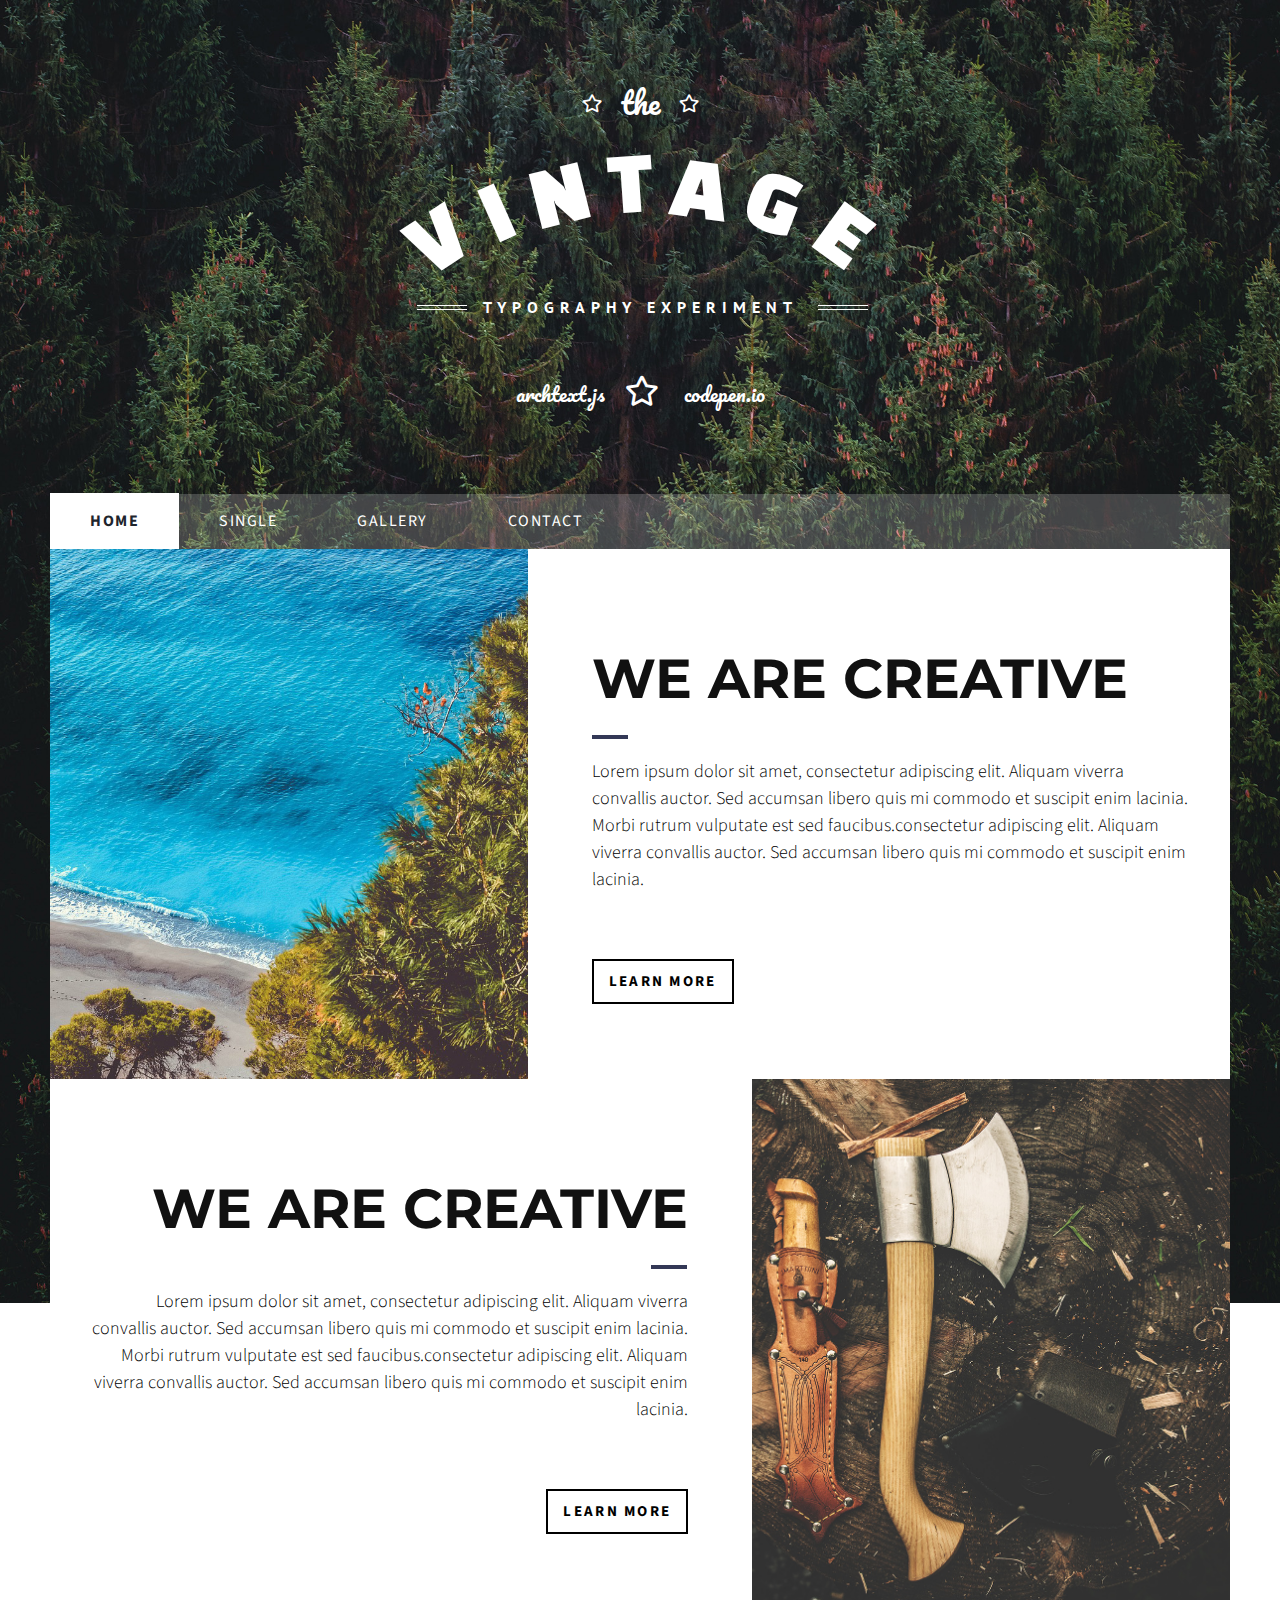
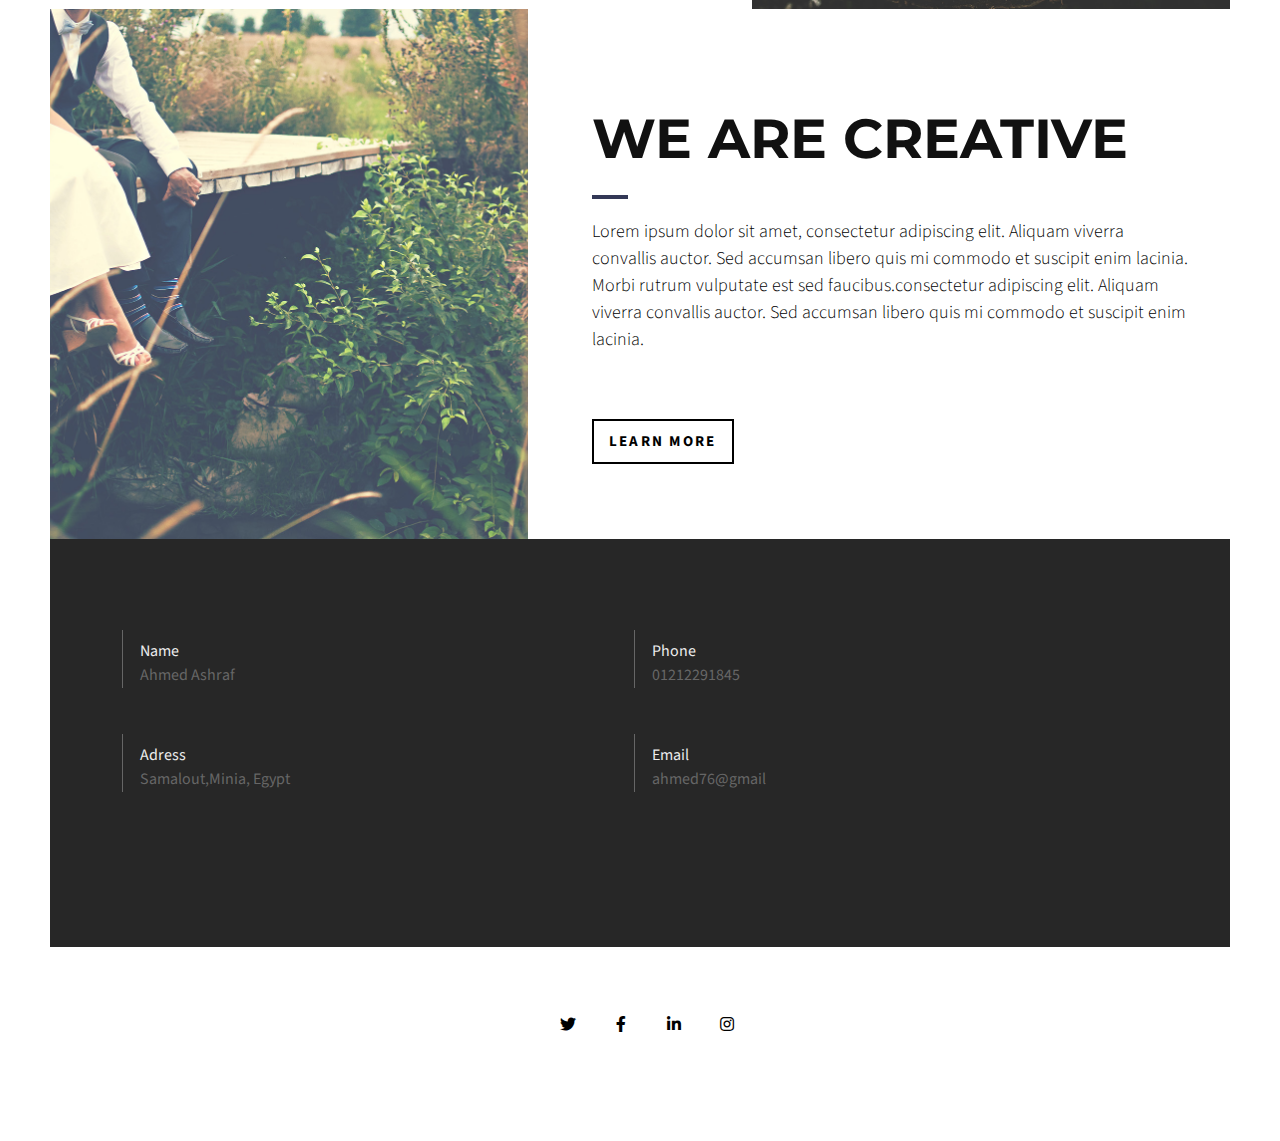
<file: index.html>
<!DOCTYPE HTML>
<html lang='en'>
    <head>
        <meta charset="utf-8">
        <meta name='viewport' content="width=device-width,initial-scale=1">
        <meta http-equiv="X-UA-Compatible" content="IE-edge"> 
        <title>Vintage</title>
        <link rel="stylesheet" href="css/bootstrap.min.css">
        <link rel="stylesheet" href="css/all.min.css">
        <link rel="stylesheet" href="css/style.css">
    </head>
    <body>
        <!-- Start Background Body -->   
        <header class='back-header'>
            
              <!-- Start Intro -->
                  <div class='intro'>
                      <span class='line1'>the</span>
                      <span class='line2'>
                          <span class="v">v</span>
                          <span class="i">i</span>
                          <span class="n">n</span>
                          <span class="t">t</span>
                          <span class="a">a</span>
                          <span class="g">g</span>
                          <span class="e">e</span>
                      </span>
                      <span class='line3'>TYPOGRAPHY EXPERIMENT</span>
                      <span class='line4'>
                          <a href='#'>archtext.js</a>
                          <a href='#'>codepen.io</a>
                      </span>
                   </div>
              <!-- end Intro -->
            
              <!-- Start Nav Bar -->
              <nav class='nav-bar'>
                      <ul class='nav-ul'>
                          <li><a href='index.html'class='active' >Home</a></li>
                          <li><a href='single.html' >single</a></li>
                          <li><a href='gallery.html'>gallery</a></li>
                          <li><a href='contact.html'>contact</a></li>
                      </ul>
              </nav>
              <!-- End Nav Bar -->
            
              <!-- Start page Content -->
              <div class='home-content'>
                  <div class='row'>
                      
                      <div class='col-md-5'>
                           <div class='image-box'>
                               <img src="imgs/1.jpg">
                           </div>
                       </div>
                       <div class='col-md-7'>
                           <div class='content-box'>
                               <h1>WE ARE CREATIVE</h1>
                               <p>Lorem ipsum dolor sit amet, consectetur adipiscing elit. Aliquam viverra convallis auctor. Sed accumsan libero quis mi commodo et suscipit enim lacinia. Morbi rutrum vulputate est sed faucibus.consectetur adipiscing elit. Aliquam viverra convallis auctor. Sed accumsan libero quis mi commodo et suscipit enim lacinia.</p>
                               <span>learn more</span>
                           </div>
                       </div>
                      
                      <div class='col-md-7'>
                           <div class='content-box content-middle'>
                               <h1 class='middle-head'>WE ARE CREATIVE</h1>
                               <p>Lorem ipsum dolor sit amet, consectetur adipiscing elit. Aliquam viverra convallis auctor. Sed accumsan libero quis mi commodo et suscipit enim lacinia. Morbi rutrum vulputate est sed faucibus.consectetur adipiscing elit. Aliquam viverra convallis auctor. Sed accumsan libero quis mi commodo et suscipit enim lacinia.</p>
                               <span>learn more</span>
                           </div>
                       </div>
                       <div class='col-md-5'>
                           <div class='image-box'>
                               <img src="imgs/3.jpg">
                           </div>
                       </div>                      

                      <div class='col-md-5'>
                           <div class='image-box'>
                               <img src="imgs/2.jpg">
                           </div>
                       </div>
                       <div class='col-md-7'>
                           <div class='content-box'>
                               <h1>WE ARE CREATIVE</h1>
                               <p>Lorem ipsum dolor sit amet, consectetur adipiscing elit. Aliquam viverra convallis auctor. Sed accumsan libero quis mi commodo et suscipit enim lacinia. Morbi rutrum vulputate est sed faucibus.consectetur adipiscing elit. Aliquam viverra convallis auctor. Sed accumsan libero quis mi commodo et suscipit enim lacinia.</p>
                               <span>learn more</span>
                           </div>
                       </div>
                   </div><!-- end row -->
              </div><!-- end home content -->
              <!-- End page Content -->
            
              <!-- Start Data Info -->
              <section class='data-info'>
                  <div class='row'>
                      <div class='col-sm-6 info'>
                          <span>Name</span>
                          <p>Ahmed Ashraf</p>
                      </div>
                      <div class='col-sm-6 info'>
                          <span>Phone</span>
                          <p>01212291845</p>
                      </div>
                      
                      <div class='col-sm-6 info'>
                          <span>Adress</span>
                          <p>Samalout,Minia, Egypt</p>
                      </div>
                      <div class='col-sm-6 info'>
                          <span>Email</span>
                          <p>ahmed76@gmail</p>
                      </div>
                  </div>
              </section>
              <!-- End Data Info -->
            
              <!-- Start Footer -->
              <footer>
                  <p>Copyright &copy;2020 - Designed by<br> Ahmed Ashraf</p>
                  <div class='social'>
                      <a href='#'><i class="fab fa-twitter "></i></a>
                      <a href='#'><i class="fab fa-facebook-f"></i></a>
                      <a href='#'><i class="fab fa-linkedin-in"></i></a>
                      <a href='#'><i class="fab fa-instagram "></i></a>
                  </div>
                  <p><span>Privacy Policy</span><span>Terms of Use</span></p>
              </footer>
              <!-- End Footer -->
            
         </header>
         <!-- End Background Body -->
        
        
        
        
        
        
        
        
        
        
        
        
        
        
    <script src="js/jquery-1.12.4.min.js"></script>   
    <script src="js/bootstrap.min.js"></script>    
    <script src="js/main.js"></script>
    </body>
</html>
</file>
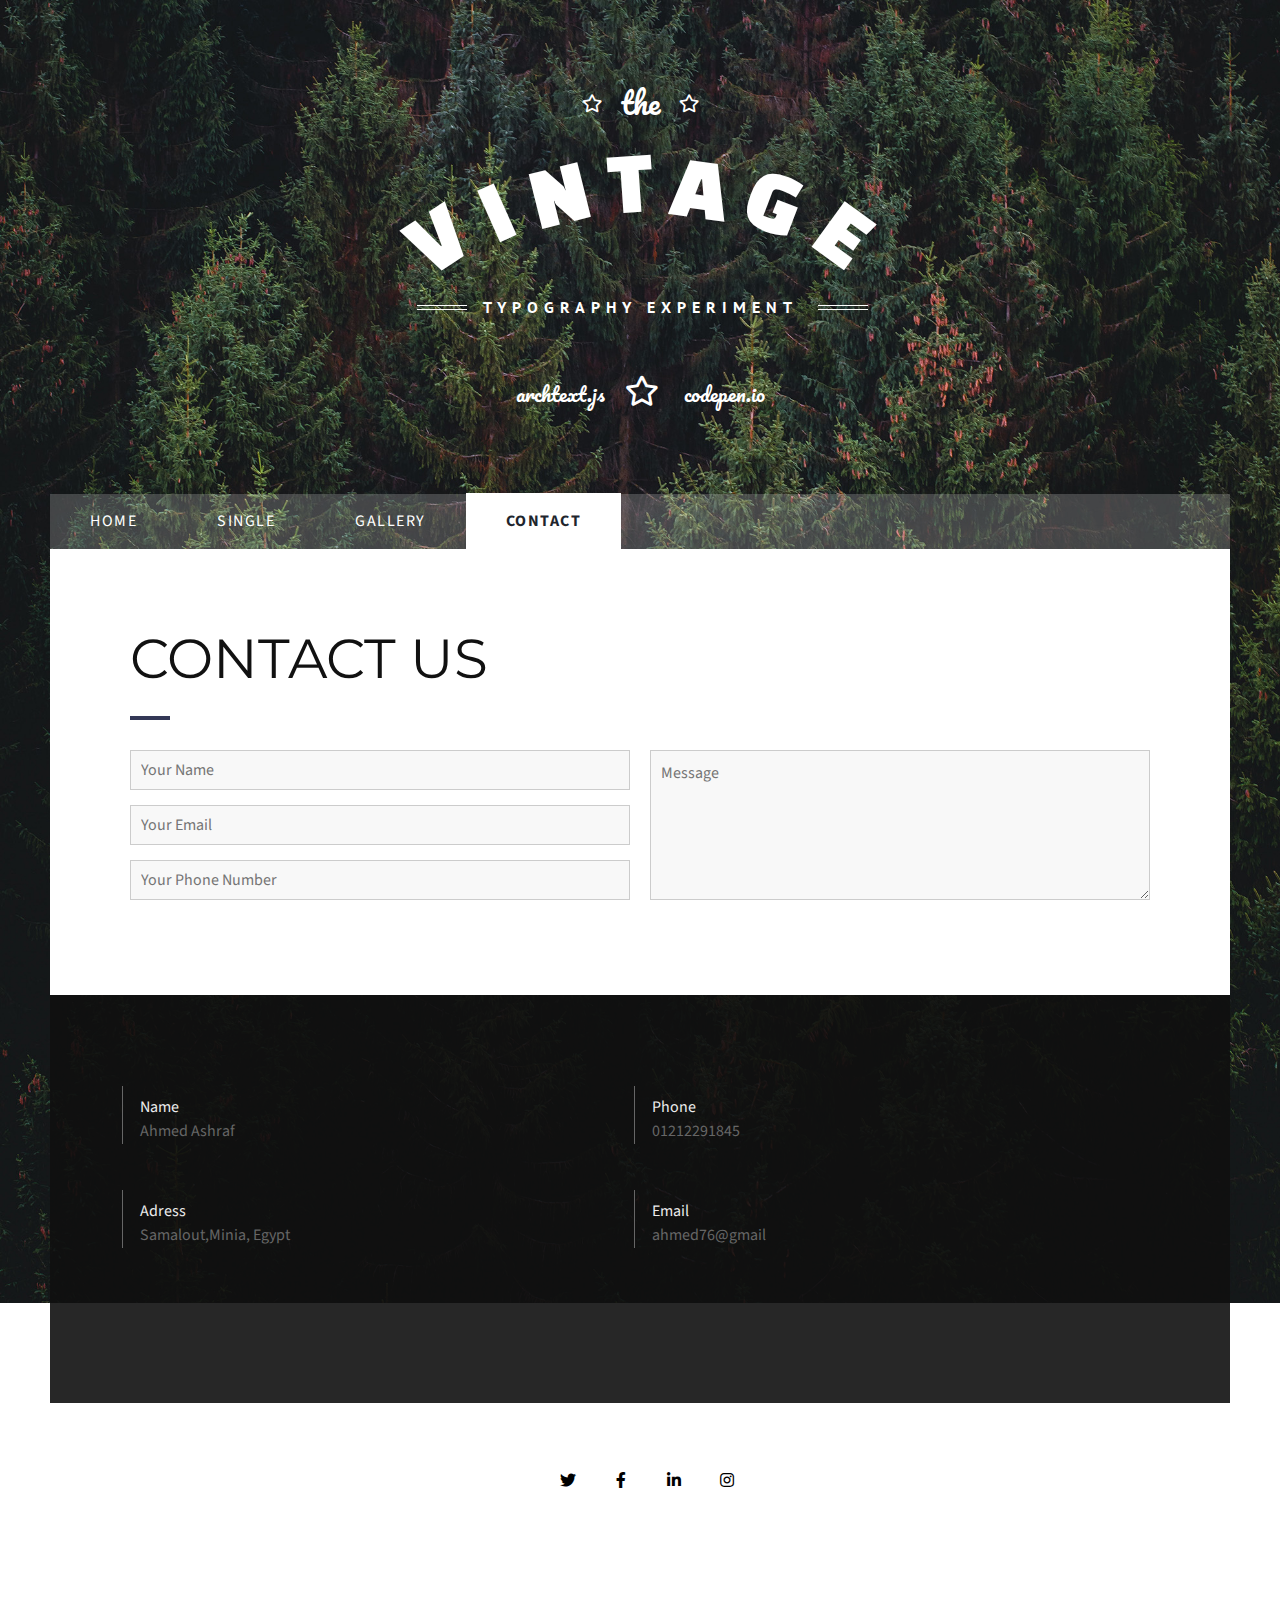
<file: contact.html>
<!DOCTYPE HTML>
<html lang='en'>
    <head>
        <meta charset="utf-8">
        <meta name='viewport' content="width=device-width,initial-scale=1">
        <meta http-equiv="X-UA-Compatible" content="IE-edge"> 
        <title>Vintage</title>
        <link rel="stylesheet" href="css/bootstrap.min.css">
        <link rel="stylesheet" href="css/all.min.css">
        <link rel="stylesheet" href="css/style.css">
    </head>
    <body>
        <!-- Start Background Body -->   
        <header class='back-header'>
            
              <!-- Start Intro -->
                  <div class='intro'>
                      <span class='line1'>the</span>
                      <span class='line2'>
                          <span class="v">v</span>
                          <span class="i">i</span>
                          <span class="n">n</span>
                          <span class="t">t</span>
                          <span class="a">a</span>
                          <span class="g">g</span>
                          <span class="e">e</span>
                      </span>
                      <span class='line3'>TYPOGRAPHY EXPERIMENT</span>
                      <span class='line4'>
                          <a href='#'>archtext.js</a>
                          <a href='#'>codepen.io</a>
                      </span>
                   </div>
              <!-- end Intro -->
            
              <!-- Start Nav Bar -->
              <nav class='nav-bar'>
                  <ul class='nav-ul'>
                      <li><a href='index.html' class='active'>Home</a></li>
                      <li><a href='single.html'>single</a></li>
                      <li><a href='gallery.html'>gallery</a></li>
                      <li><a href='contact.html'>contact</a></li>
                  </ul>
              </nav>
              <!-- End Nav Bar -->
            
              <!-- Start page Content -->
              <div class='contact-us'>
                  <h1>CONTACT US</h1>
                  <form>
                      <div class="left">
                          <input type='text' placeholder="Your Name">
                          <input type='email' placeholder="Your Email">
                          <input type='text' placeholder="Your Phone Number">
                      </div>
                      <div class="right">
                          <textarea placeholder="Message"></textarea>
                      </div>
                  </form>
              </div>
              <!-- End page Content -->
            
              <!-- Start Data Info -->
              <section class='data-info'>
                  <div class='row'>
                      <div class='col-sm-6 info'>
                          <span>Name</span>
                          <p>Ahmed Ashraf</p>
                      </div>
                      <div class='col-sm-6 info'>
                          <span>Phone</span>
                          <p>01212291845</p>
                      </div>
                      
                      <div class='col-sm-6 info'>
                          <span>Adress</span>
                          <p>Samalout,Minia, Egypt</p>
                      </div>
                      <div class='col-sm-6 info'>
                          <span>Email</span>
                          <p>ahmed76@gmail</p>
                      </div>
                  </div>
              </section>
              <!-- End Data Info -->
            
              <!-- Start Footer -->
              <footer>
                  <p>Copyright &copy;2020 - Designed by<br> Ahmed Ashraf</p>
                  <div class='social'>
                      <a href='#'><i class="fab fa-twitter "></i></a>
                      <a href='#'><i class="fab fa-facebook-f"></i></a>
                      <a href='#'><i class="fab fa-linkedin-in"></i></a>
                      <a href='#'><i class="fab fa-instagram "></i></a>
                  </div>
                  <p><span>Privacy Policy</span><span>Terms of Use</span></p>
              </footer>
              <!-- End Footer -->
            
         </header>
         <!-- End Background Body -->
        
        
        
        
        
        
        
        
        
        
        
        
        
        
    <script src="js/jquery-1.12.4.min.js"></script>   
    <script src="js/bootstrap.min.js"></script>    
    <script src="js/main.js"></script>
    </body>
</html>
</file>
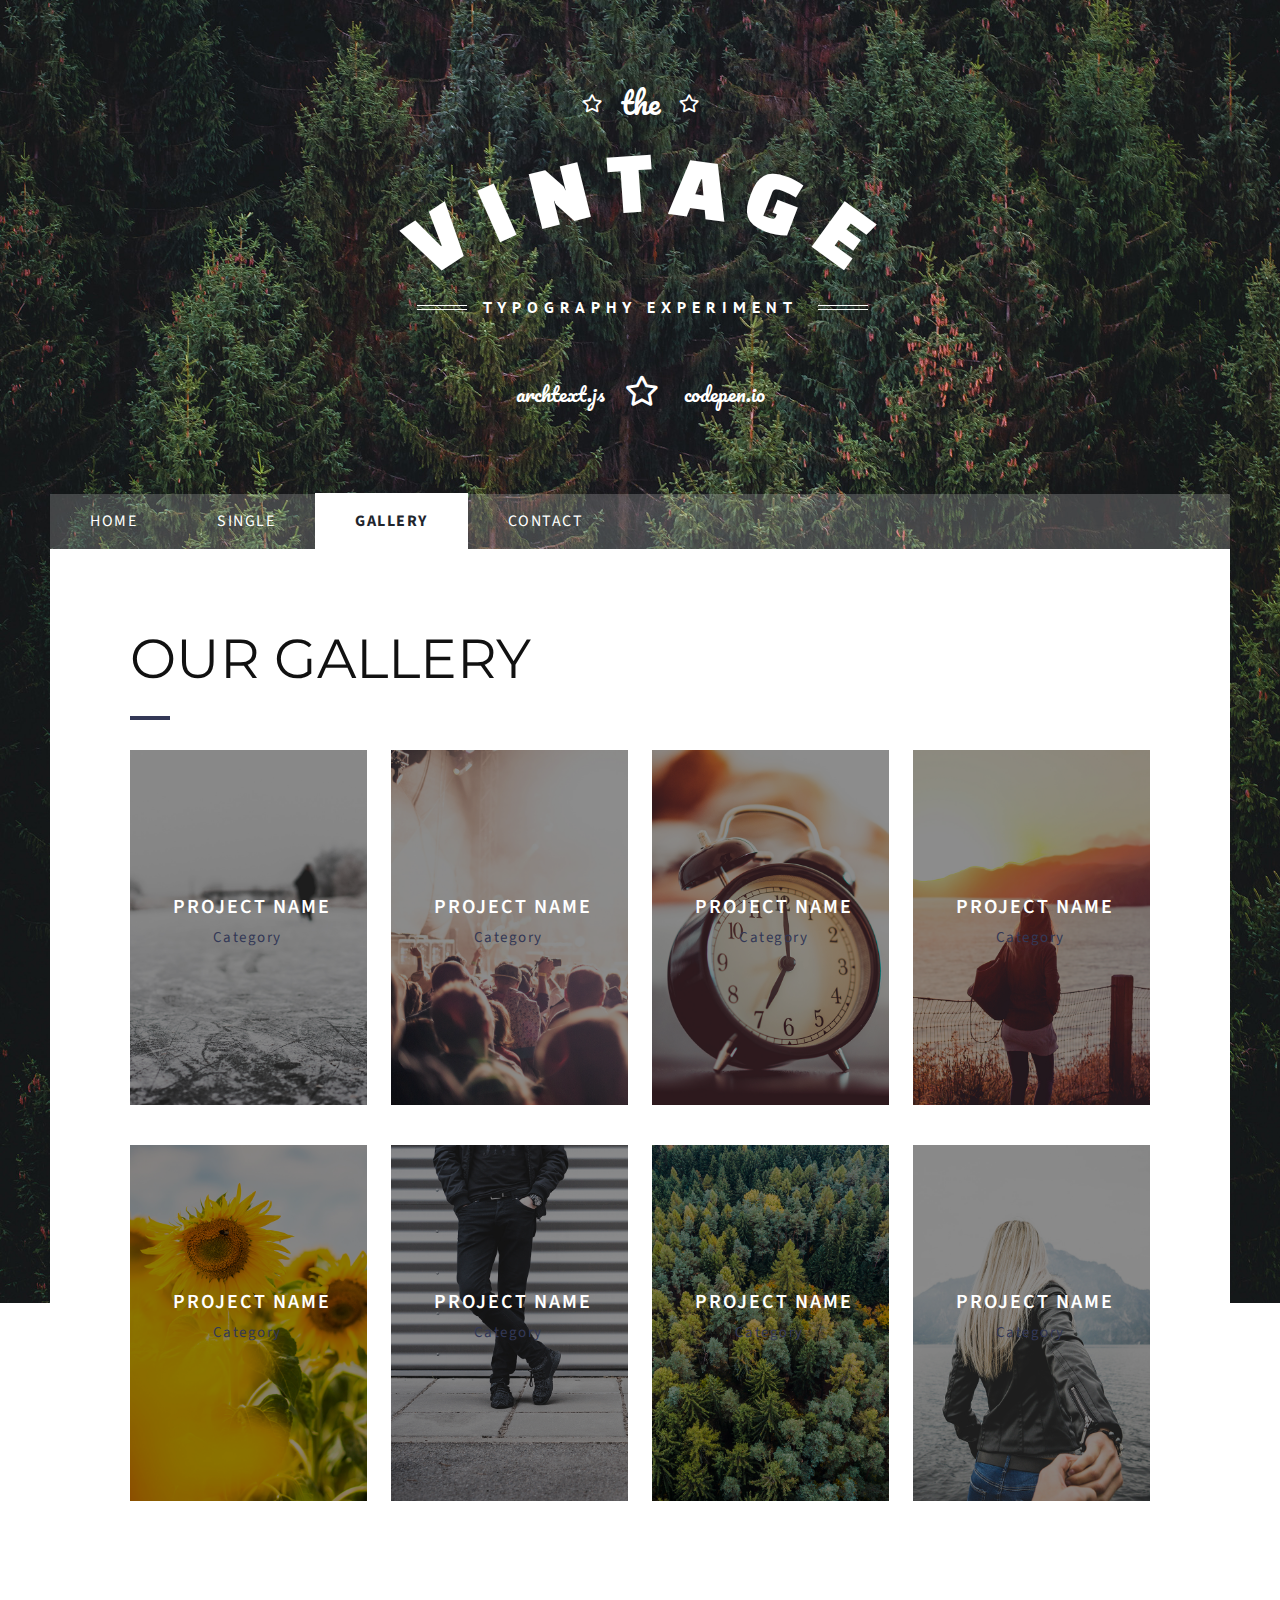
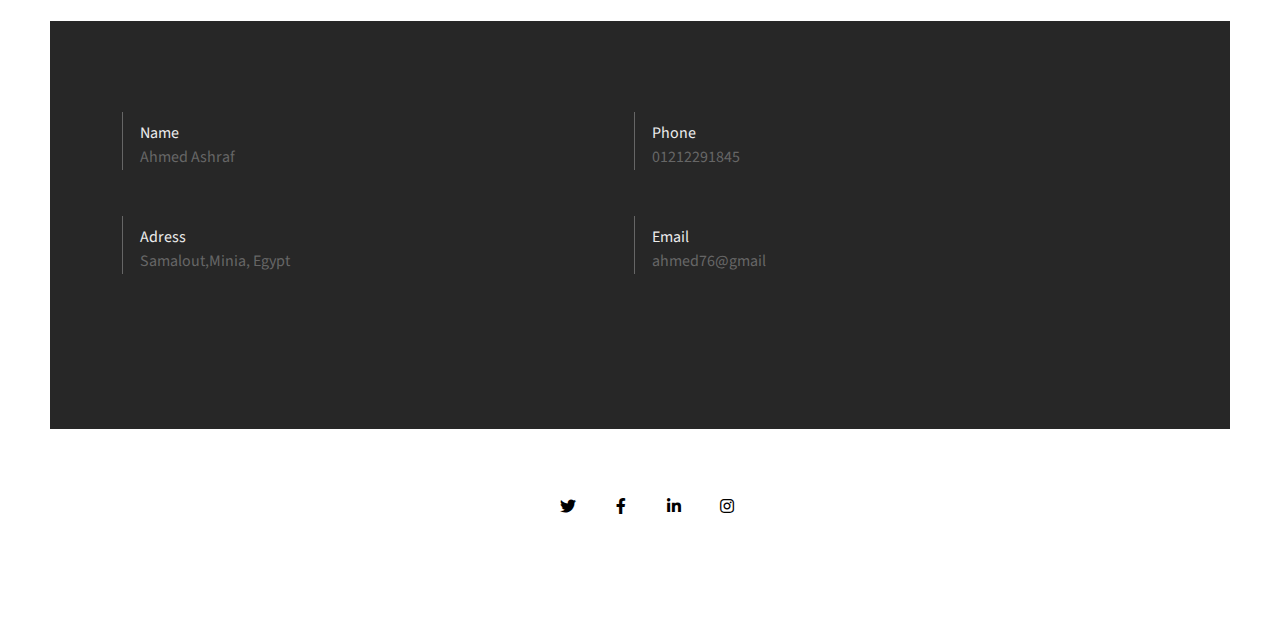
<file: gallery.html>
<!DOCTYPE HTML>
<html lang='en'>
    <head>
        <meta charset="utf-8">
        <meta name='viewport' content="width=device-width,initial-scale=1">
        <meta http-equiv="X-UA-Compatible" content="IE-edge"> 
        <title>Vintage</title>
        <link rel="stylesheet" href="css/bootstrap.min.css">
        <link rel="stylesheet" href="css/all.min.css">
        <link rel="stylesheet" href="css/style.css">
    </head>
    <body>
        <!-- Start Background Body -->   
        <header class='back-header'>
            
              <!-- Start Intro -->
                  <div class='intro'>
                      <span class='line1'>the</span>
                      <span class='line2'>
                          <span class="v">v</span>
                          <span class="i">i</span>
                          <span class="n">n</span>
                          <span class="t">t</span>
                          <span class="a">a</span>
                          <span class="g">g</span>
                          <span class="e">e</span>
                      </span>
                      <span class='line3'>TYPOGRAPHY EXPERIMENT</span>
                      <span class='line4'>
                          <a href='#'>archtext.js</a>
                          <a href='#'>codepen.io</a>
                      </span>
                   </div>
              <!-- end Intro -->
            
              <!-- Start Nav Bar -->
              <nav class='nav-bar'>
                  <ul class='nav-ul'>
                      <li><a href='index.html' class='active'>Home</a></li>
                      <li><a href='single.html'>single</a></li>
                      <li><a href='gallery.html'>gallery</a></li>
                      <li><a href='contact.html'>contact</a></li>
                  </ul>
              </nav>
              <!-- End Nav Bar -->
            
              <!-- Start page Content -->
              <div class='our-gallery'>
                  <h1>OUR GALLERY</h1>
                  <div class='row'>
                      
                      <div class='col-lg-3 col-sm-6'>
                          <div class='gallery'>
                              <figure class="figure-gal">
                                  <img src='imgs/10.jpg'>
                              </figure>
                              <div class="gallery-info">
                                  <p>Project Name</p>
                                  <p>Category</p>
                              </div>
                              <div class="gallery-icon">
                                  <div class='link-icon'>
                                      <i class="fas fa-link fa-fw fa-1x"></i>
                                  </div>
                                  <div class='search-icon'>
                                      <i class="fas fa-search fa-fw fa-1x"></i>
                                  </div>
                              </div>
                          </div>
                      </div>
                      
                      <div class='col-lg-3 col-sm-6'>
                          <div class='gallery'>
                              <figure class="figure-gal">
                                  <img src='imgs/11.jpg'>
                              </figure>
                              <div class="gallery-info">
                                  <p>Project Name</p>
                                  <p>Category</p>
                              </div>
                              <div class="gallery-icon">
                                  <div class='link-icon'>
                                      <i class="fas fa-link fa-fw fa-1x"></i>
                                  </div>
                                  <div class='search-icon'>
                                      <i class="fas fa-search fa-fw fa-1x"></i>
                                  </div>
                              </div>
                          </div>
                      </div>
                      
                      <div class='col-lg-3 col-sm-6'>
                          <div class='gallery'>
                              <figure class="figure-gal">
                                  <img src='imgs/12.jpg'>
                              </figure>
                              <div class="gallery-info text-center">
                                  <p>Project Name</p>
                                  <p>Category</p>
                              </div>
                              <div class="gallery-icon">
                                  <div class='link-icon'>
                                      <i class="fas fa-link fa-fw fa-1x"></i>
                                  </div>
                                  <div class='search-icon'>
                                      <i class="fas fa-search fa-fw fa-1x"></i>
                                  </div>
                              </div>
                          </div>
                      </div>
                      
                      <div class='col-lg-3 col-sm-6'>
                          <div class='gallery'>
                              <figure class="figure-gal">
                                  <img src='imgs/13.jpg'>
                              </figure>
                              <div class="gallery-info">
                                  <p>Project Name</p>
                                  <p>Category</p>
                              </div>
                                  <div class="gallery-icon">
                                  <div class='link-icon'>
                                      <i class="fas fa-link fa-fw fa-1x"></i>
                                  </div>
                                  <div class='search-icon'>
                                      <i class="fas fa-search fa-fw fa-1x"></i>
                                  </div>
                              </div>
                           </div>
                       </div>
                      
                      <div class='col-lg-3 col-sm-6'>
                          <div class='gallery'>
                              <figure class="figure-gal">
                                  <img src='imgs/14.jpg'>
                              </figure>
                              <div class="gallery-info">
                                  <p>Project Name</p>
                                  <p>Category</p>
                              </div>
                                  <div class="gallery-icon">
                                  <div class='link-icon'>
                                      <i class="fas fa-link fa-fw fa-1x"></i>
                                  </div>
                                  <div class='search-icon'>
                                      <i class="fas fa-search fa-fw fa-1x"></i>
                                  </div>
                              </div>
                           </div>
                       </div>
                      
                      <div class='col-lg-3 col-sm-6'>
                          <div class='gallery'>
                              <figure class="figure-gal">
                                  <img src='imgs/15.jpg'>
                              </figure>
                              <div class="gallery-info">
                                  <p>Project Name</p>
                                  <p>Category</p>
                              </div>
                                  <div class="gallery-icon">
                                  <div class='link-icon'>
                                      <i class="fas fa-link fa-fw fa-1x"></i>
                                  </div>
                                  <div class='search-icon'>
                                      <i class="fas fa-search fa-fw fa-1x"></i>
                                  </div>
                              </div>
                           </div>
                       </div>
                      
                      <div class='col-lg-3 col-sm-6'>
                          <div class='gallery'>
                              <figure class="figure-gal">
                                  <img src='imgs/16.jpg'>
                              </figure>
                              <div class="gallery-info">
                                  <p>Project Name</p>
                                  <p>Category</p>
                              </div>
                                  <div class="gallery-icon">
                                  <div class='link-icon'>
                                      <i class="fas fa-link fa-fw fa-1x"></i>
                                  </div>
                                  <div class='search-icon'>
                                      <i class="fas fa-search fa-fw fa-1x"></i>
                                  </div>
                              </div>
                           </div>
                       </div>
                    
                      <div class='col-lg-3 col-sm-6'>
                          <div class='gallery'>
                              <figure class="figure-gal">
                                  <img src='imgs/17.jpg'>
                              </figure>
                              <div class="gallery-info">
                                  <p>Project Name</p>
                                  <p>Category</p>
                              </div>
                                  <div class="gallery-icon">
                                  <div class='link-icon'>
                                      <i class="fas fa-link fa-fw fa-1x"></i>
                                  </div>
                                  <div class='search-icon'>
                                      <i class="fas fa-search fa-fw fa-1x"></i>
                                  </div>
                              </div>
                           </div>
                       </div>
                  </div><!-- End Row-->
              </div><!--End Gallery -->
            
              <!-- End page Content -->
              <!-- Start Data Info -->
              <section class='data-info'>
                  <div class='row'>
                      <div class='col-sm-6 info'>
                          <span>Name</span>
                          <p>Ahmed Ashraf</p>
                      </div>
                      <div class='col-sm-6 info'>
                          <span>Phone</span>
                          <p>01212291845</p>
                      </div>
                      
                      <div class='col-sm-6 info'>
                          <span>Adress</span>
                          <p>Samalout,Minia, Egypt </p>
                      </div>
                      <div class='col-sm-6 info'>
                          <span>Email</span>
                          <p>ahmed76@gmail</p>
                      </div>
                  </div>
              </section>
              <!-- End Data Info -->
            
              <!-- Start Footer -->
              <footer>
                  <p>Copyright &copy;2020 - Designed by<br> Ahmed Ashraf</p>
                  <div class='social'>
                      <a href='#'><i class="fab fa-twitter "></i></a>
                      <a href='#'><i class="fab fa-facebook-f"></i></a>
                      <a href='#'><i class="fab fa-linkedin-in"></i></a>
                      <a href='#'><i class="fab fa-instagram "></i></a>
                  </div>
                  <p><span>Privacy Policy</span><span>Terms of Use</span></p>
              </footer>
              <!-- End Footer -->
            
         </header>
         <!-- End Background Body -->      
        
         
        
        
        
    <script src="js/jquery-1.12.4.min.js"></script>   
    <script src="js/bootstrap.min.js"></script>    
    <script src="js/main.js"></script>
    </body>
</html>
</file>
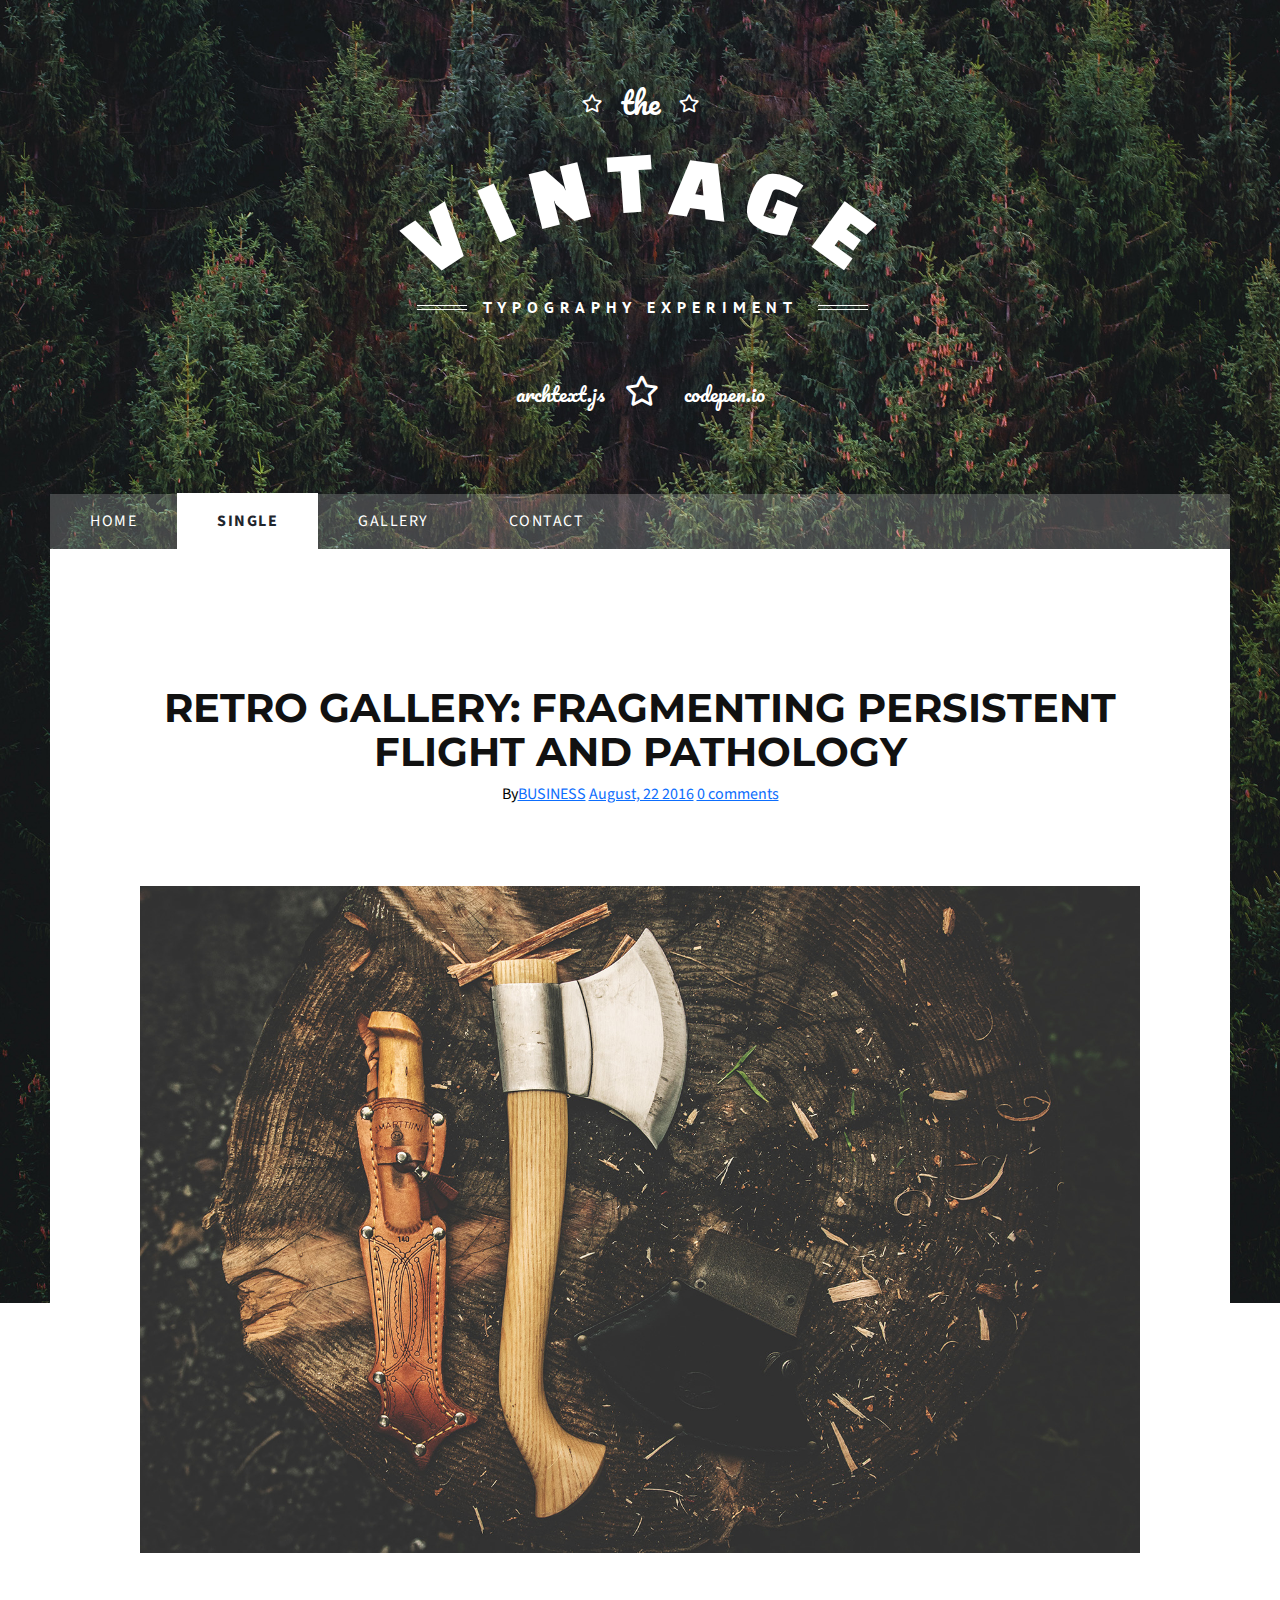
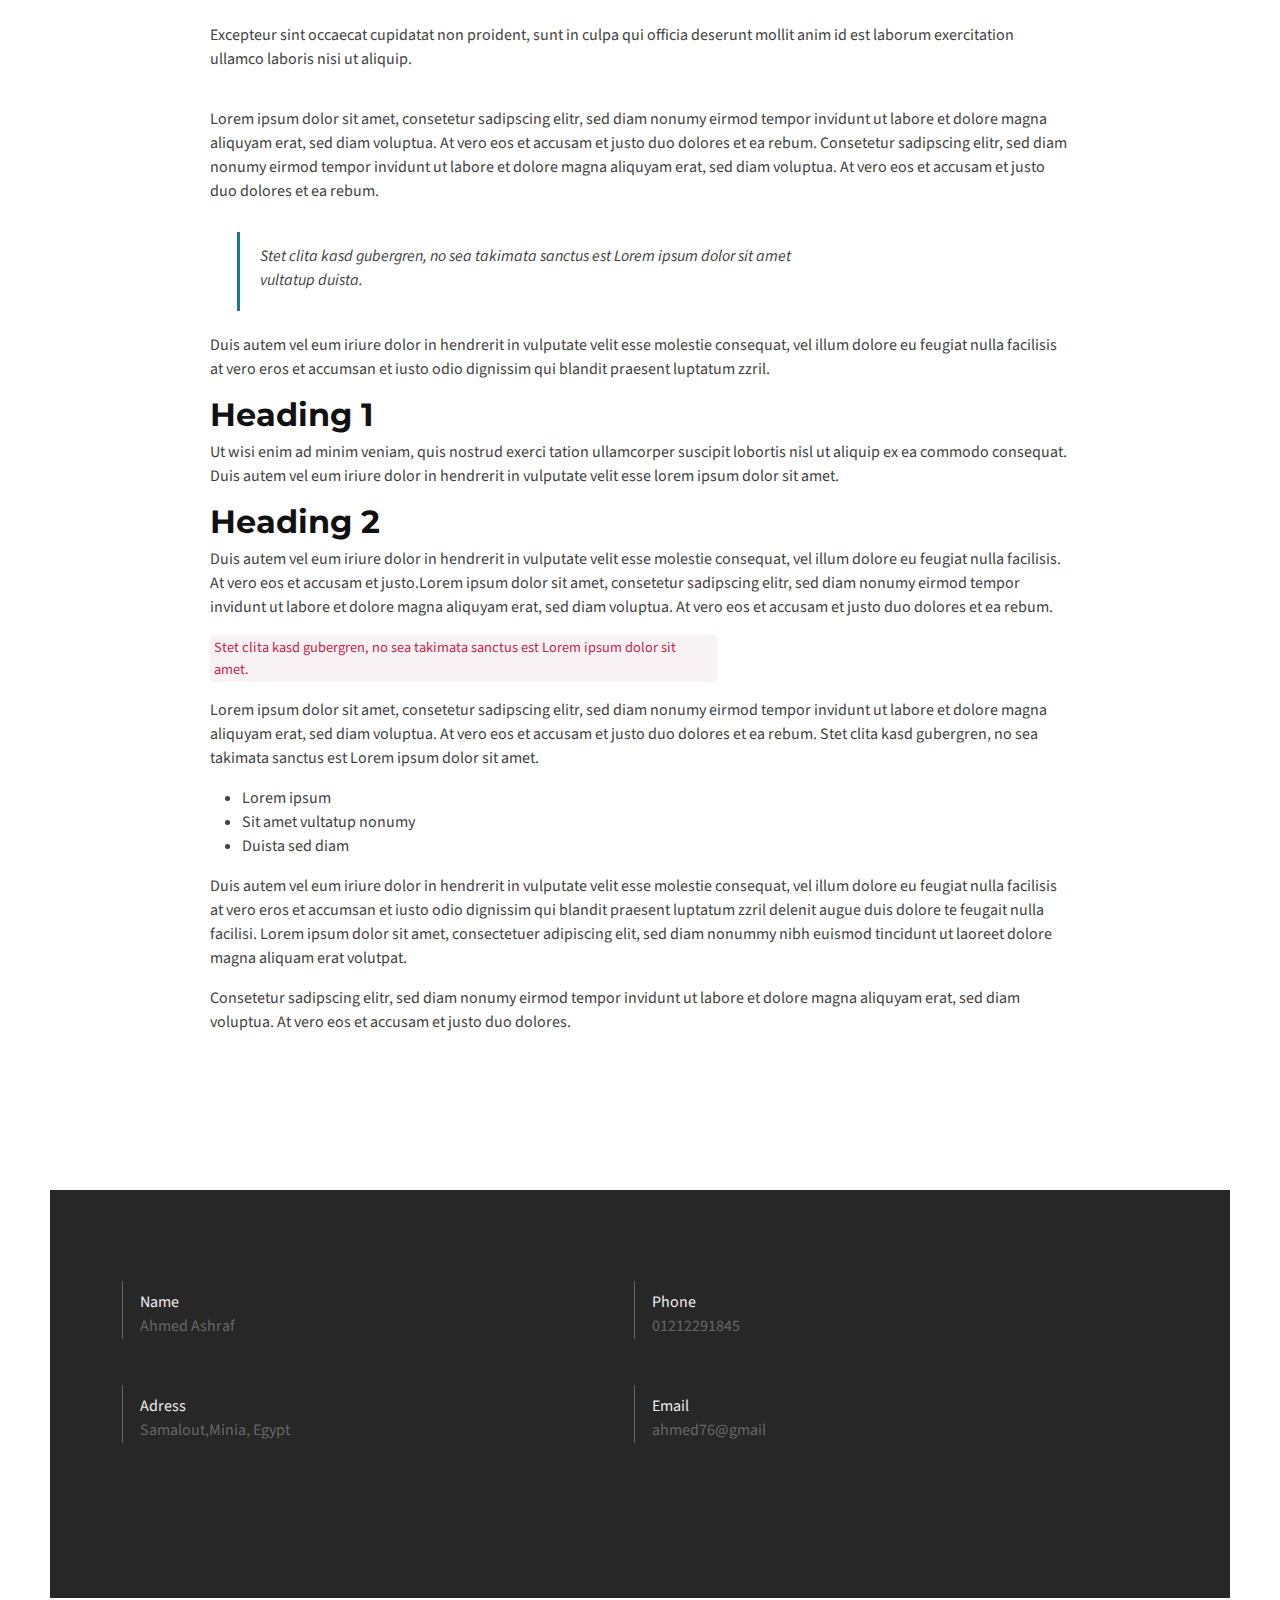
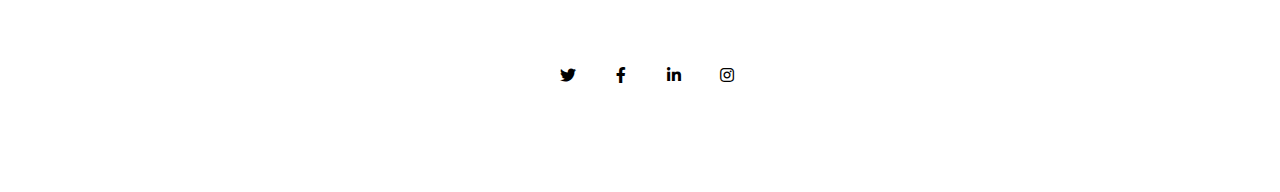
<file: single.html>
<!DOCTYPE HTML>
<html lang='en'>
    <head>
        <meta charset="utf-8">
        <meta name='viewport' content="width=device-width,initial-scale=1">
        <meta http-equiv="X-UA-Compatible" content="IE-edge"> 
        <title>Vintage</title>
        <link rel="stylesheet" href="css/bootstrap.min.css">
        <link rel="stylesheet" href="css/all.min.css">
        <link rel="stylesheet" href="css/style.css">
    </head>
    <body>
        <!-- Start Background Body -->   
        <header class='back-header'>
            
              <!-- Start Intro -->
                  <div class='intro'>
                      <span class='line1'>the</span>
                      <span class='line2'>
                          <span class="v">v</span>
                          <span class="i">i</span>
                          <span class="n">n</span>
                          <span class="t">t</span>
                          <span class="a">a</span>
                          <span class="g">g</span>
                          <span class="e">e</span>
                      </span>
                      <span class='line3'>TYPOGRAPHY EXPERIMENT</span>
                      <span class='line4'>
                          <a href='#'>archtext.js</a>
                          <a href='#'>codepen.io</a>
                      </span>
                   </div>
              <!-- end Intro -->
            
              <!-- Start Nav Bar -->
              <nav class='nav-bar'>
                  <ul class='nav-ul'>
                      <li><a href='index.html' class='active'>Home</a></li>
                      <li><a href='single.html'>single</a></li>
                      <li><a href='gallery.html'>gallery</a></li>
                      <li><a href='contact.html'>contact</a></li>
                  </ul>
              </nav>
              <!-- End Nav Bar -->
            
              <!-- Start page Content -->
            
              <div class='single-page'>
                  <h1 class="text-center">RETRO GALLERY: FRAGMENTING PERSISTENT FLIGHT AND PATHOLOGY</h1>
                  <div class='link-single-a  text-center'>
                      By<a href='#'>BUSINESS</a>
                      <a href='#'>August, 22 2016</a>
                      <a href='#'>0 comments</a>
                  </div>
                  <div class="single-img zoom-effect">
                      <figure>
                      <img src="imgs/3.jpg">
                      </figure>
                  </div>
                  <div class='text-single'>
                      <p>Excepteur sint occaecat cupidatat non proident, sunt in culpa qui officia deserunt mollit anim id est laborum exercitation ullamco laboris nisi ut aliquip.</p>
                      <p>Lorem ipsum dolor sit amet, consetetur sadipscing elitr, sed diam nonumy eirmod tempor invidunt ut labore et dolore magna aliquyam erat, sed diam voluptua. At vero eos et accusam et justo duo dolores et ea rebum. Consetetur sadipscing elitr, sed diam nonumy eirmod tempor invidunt ut labore et dolore magna aliquyam erat, sed diam voluptua. At vero eos et accusam et justo duo dolores et ea rebum.</p>
                      <p>Stet clita kasd gubergren, no sea takimata sanctus est Lorem ipsum dolor sit amet<br> vultatup duista.</p>
                      <p>Duis autem vel eum iriure dolor in hendrerit in vulputate velit esse molestie consequat, vel illum dolore eu feugiat nulla facilisis at vero eros et accumsan et iusto odio dignissim qui blandit praesent luptatum zzril.</p>
                      <h2>Heading 1</h2>
                      <p>Ut wisi enim ad minim veniam, quis nostrud exerci tation ullamcorper suscipit lobortis nisl ut aliquip ex ea commodo consequat. Duis autem vel eum iriure dolor in hendrerit in vulputate velit esse lorem ipsum dolor sit amet.</p>
                      <h2>Heading 2</h2>
                      <p>Duis autem vel eum iriure dolor in hendrerit in vulputate velit esse molestie consequat, vel illum dolore eu feugiat nulla facilisis. At vero eos et accusam et justo.Lorem ipsum dolor sit amet, consetetur sadipscing elitr, sed diam nonumy eirmod tempor invidunt ut labore et dolore magna aliquyam erat, sed diam voluptua. At vero eos et accusam et justo duo dolores et ea rebum.</p>
                      <p class='red'>Stet clita kasd gubergren, no sea takimata sanctus est Lorem ipsum dolor sit amet.</p>
                      <p>Lorem ipsum dolor sit amet, consetetur sadipscing elitr, sed diam nonumy eirmod tempor invidunt ut labore et dolore magna aliquyam erat, sed diam voluptua. At vero eos et accusam et justo duo dolores et ea rebum. Stet clita kasd gubergren, no sea takimata sanctus est Lorem ipsum dolor sit amet.</p>
                      <ul class='single-ul'>
                          <li>Lorem ipsum</li>
                          <li>Sit amet vultatup nonumy</li>
                          <li>Duista sed diam</li>
                      </ul>
                      <p>Duis autem vel eum iriure dolor in hendrerit in vulputate velit esse molestie consequat, vel illum dolore eu feugiat nulla facilisis at vero eros et accumsan et iusto odio dignissim qui blandit praesent luptatum zzril delenit augue duis dolore te feugait nulla facilisi. Lorem ipsum dolor sit amet, consectetuer adipiscing elit, sed diam nonummy nibh euismod tincidunt ut laoreet dolore magna aliquam erat volutpat.</p>
                      <p>Consetetur sadipscing elitr, sed diam nonumy eirmod tempor invidunt ut labore et dolore magna aliquyam erat, sed diam voluptua. At vero eos et accusam et justo duo dolores.</p>
                  </div>
              </div>
            
              <!-- End page Single Content -->    
              <!-- Start Data Info -->
              <section class='data-info'>
                  <div class='row'>
                      <div class='col-sm-6 info'>
                          <span>Name</span>
                          <p>Ahmed Ashraf</p>
                      </div>
                      <div class='col-sm-6 info'>
                          <span>Phone</span>
                          <p>01212291845</p>
                      </div>
                      
                      <div class='col-sm-6 info'>
                          <span>Adress</span>
                          <p>Samalout,Minia, Egypt</p>
                      </div>
                      <div class='col-sm-6 info'>
                          <span>Email</span>
                          <p>ahmed76@gmail</p>
                      </div>
                  </div>
              </section>
              <!-- End Data Info -->
            
              <!-- Start Footer -->
              <footer>
                  <p>Copyright &copy;2020 - Designed by<br> Ahmed Ashraf</p>
                  <div class='social'>
                      <a href='#'><i class="fab fa-twitter "></i></a>
                      <a href='#'><i class="fab fa-facebook-f"></i></a>
                      <a href='#'><i class="fab fa-linkedin-in"></i></a>
                      <a href='#'><i class="fab fa-instagram "></i></a>
                  </div>
                  <p><span>Privacy Policy</span><span>Terms of Use</span></p>
              </footer>
              <!-- End Footer -->
            
         </header>
         <!-- End Background Body -->
        
        
        
        
        
        
        
        
        
        
        
        
        
        
    <script src="js/jquery-1.12.4.min.js"></script>   
    <script src="js/bootstrap.min.js"></script>    
    <script src="js/main.js"></script>
    </body>
</html>
</file>
<file: css/style.css>
/* Start Main Rulez */
@import url(http://fonts.googleapis.com/css?family=PT+Sans:700|Pacifico|Changa+One);
@import url('https://fonts.googleapis.com/css?family=Source+Sans+Pro:300,400,600,700,900');
@import url('https://fonts.googleapis.com/css?family=Playfair+Display:400,700,900');
@import url('https://fonts.googleapis.com/css?family=Montserrat:400,700,900');
h1,h2,h3,h4,h5,h6{
       font-family: 'Montserrat', sans-serif;
}
/* End Main Rulez */

/* Start Background Body */
body{

    font-family:'Source Sans Pro', sans-serif;
    color:#fff
}
.back-header{
    background-image: url('../imgs/bg.jpg');
    background-repeat: no-repeat;
    background-position: center center;
    background-size: cover;
    background-attachment: fixed;
    height:100%;
    position: relative;
    overflow: hidden;
}
/* End Background Body */

/* Start Intro */
.back-header .intro{
    font-family: "Pacifico", cursive;
    position: relative;
    width:600px;
    margin:80px auto;
    display: flex;
    flex-direction: column;
    text-align: center;
    font-size:30px;
    font-weight: 400
}
@media(max-width:768px){
    .back-header .intro{
       width:480px;
        margin:20px auto;
    }
}
.back-header .intro .line1:before{
    content: "\f005";
    font-family:'Font Awesome 5 Free';
    font-size: 18px;
    position: relative;
    left: -19px;
    top: -5px;
}
.back-header .intro .line1:after{
    content: "\f005";
    font-family:'Font Awesome 5 Free';
    font-size: 18px;
    position: relative;
    right: -19px;
    top: -5px;
}
.back-header .intro .line2{
    font-family: "Changa One", sans-serif;
    font-weight: 400;
    text-transform: uppercase;
    font-size: 90px;
    letter-spacing: 3px;
    margin: 0 0;
    padding-bottom: 35px
}
.back-header .intro .line2 .v{
    display: inline-block;
    transform: translateY(44px) rotate(-33deg);
}
.back-header .intro .line2 .i{
    display: inline-block;
    transform: translateY(17px) rotate(-24deg);
}
.back-header .intro .line2 .n{
    display: inline-block;
    transform: translateY(-1px) rotate(-14deg);
}
.back-header .intro .line2 .t{
    display: inline-block;
    transform: translateY(-12px) rotate(-4deg);
}
.back-header .intro .line2 .a{
    display: inline-block;
    transform: translateY(-6px) rotate(8deg);
}
.back-header .intro .line2 .g{
    display: inline-block;
    transform: translateY(8px) rotate(21deg);
}
.back-header .intro .line2 .e{
    display: inline-block;
    transform: translateY(41px) rotate(36deg);
}
.back-header .intro .line3{
    font-family: "PT Sans", sans-serif;
    font-weight: 700;
    font-size: 16px;
    text-transform: uppercase;
    position: relative;
    letter-spacing: 6px;
    padding-bottom: 50px
}
@media(max-width:768px){
    .back-header .intro .line3{
     padding-bottom: 20px
    }
}
.back-header .intro .line3:before{
    content: " ";
    position: absolute;
    width: 50px;
    height: 5px;
    border-top: 1px solid #fff;
    border-bottom: 1px solid #fff;
    margin:10px 0 0 -66px
}
.back-header .intro .line3:after{
    content: " ";
    position: absolute;
    width: 50px;
    height: 5px;
    border-top: 1px solid #fff;
    border-bottom: 1px solid #fff;
    margin:10px 0 0 20px;
}
.back-header .intro .line4{
    position: relative;
    font-size:20px;
}
.back-header .intro .line4 a{
    color: #fff;
    text-decoration: none
}
.back-header .intro .line4 a:first-of-type:after{
    content: "\f005";
    font-family:'Font Awesome 5 Free';
    font-size: 30px;
    position: relative;
    padding-left: 20px;
    padding-right: 20px
}
/* End Intro */

/* Start Page Header */
.nav-bar{
    max-width:1180px;
    margin:auto;
    background-color: rgba(255, 255, 255, 0.2);

}
@media(max-width:768px){
   .nav-bar{
    width:600px;
    margin:0;
    }
}
.nav-bar ul{
    display: flex;
    list-style: none;
    text-transform: uppercase;
    padding: 0;
    margin: 0;
}

.nav-bar ul li a{
    color: #fff;
    letter-spacing: 1.5px;
    text-decoration: none;
    padding: 17px 40px;
    line-height: 55px
}
@media(max-width:768px){
   .nav-bar ul li a{
padding:17px 30px;
    }
}
.nav-bar ul li a.active{
    color:#1e252d;   
    font-weight: bold
}
.nav-bar ul li:hover{
    background-color:rgba(255, 255, 255, 0.2);
    cursor: pointer
}
.nav-bar ul li a.active{
   background-color: #fff;
}
/* End Page Header */

/* Start Page Content */
.home-content{
    max-width:1180px;
    margin:auto;
    background-color: #fff;
    color: #000;
}
.home-content .image-box {
    width: 100%;
    height:530px;
    background-repeat: no-repeat;
    background-position: center center;
    background-size: cover;
}
.home-content .image-box img{
    max-width:100%;
    height:100%;
    object-fit:cover;
}
.home-content .content-box{
    padding:100px 40px 20px;
}
.home-content .content-box h1{
    font-size: 55px;
   position: relative;
    padding-bottom:40px;
    
}
.home-content .content-box h1:after{
    position: absolute;
    content: '';
    width: 6%;
    height: 4px;
    left: 0;
    top: 86px;
    background-color:#333856
}
.home-content .content-box p{
    font-size: 18px;
    font-weight: 300;
    color: #000;
    padding-bottom: 60px
}
.home-content .content-box span{
    font-weight: bold;
    letter-spacing: 2.3px;
    text-transform: uppercase;
    font-size: 15px;
    border: 2px solid #000;
    padding: 10px 15px;
    transition: .5s;
}
.home-content .content-box span:hover{
    cursor: pointer;
    background-color: #000;
    color:#fff
}

.home-content .content-box.content-middle{
   text-align: right
}
.home-content .content-box h1.middle-head:after{
    left:561px
}
/* ENd Page Content */

/* Start Data Info */
.data-info{
    max-width:1180px;
    margin:auto;
    background-color: rgba(15, 15, 15, 0.90);
    padding: 100px 90px;
    min-height:400px
}
.data-info span{
    font-size: 16px;
    color:#ececec;
    position: relative
}
.data-info span:before{
    position: absolute;
    content: '';
    width: 1px;
    height: 58px;
    background-color: #666;
    left: -18px;
    top: -10px;
}
.data-info .info{
    margin-bottom: 40px
}
.data-info  p{
    color:#666;
}
/* End Data Info */

/* Start Footer */
footer{
    max-width:1180px;
    margin:20px auto 30px;
    padding:40px 10px;
    display: flex;
    justify-content: space-between;
    
}
footer p{
    font-weight:bold
}

footer .social a i{
    background-color: #fff;
    padding:8px 12px;
    border-radius: 50%;
    margin-right: 10px;
    text-align: center;
    color:#000;
    transition: 1s;
    border:1px solid transparent
}
footer .social a i.fa-facebook-f {
    padding:8px 14px;
}
footer .social a i.fa-twitter{
    padding:8px 11px;
}
footer .social a i:hover{
    background-color: #000;
    color:#fff;
    border:1px solid #fff
}
/* End Footer */


/* Start Single Page Content */
.single-page{
    max-width:1180px;
    margin:auto;
    padding:137px 60px 70px;
    background-color: #fff;
    color:#000;
}
.single-page .text-single h2,h1{
   font-weight: 700;
    color: #111;
    line-height: 1.1;
    font-family: 'Montserrat', sans-serif;
}
.single-page .link-single-a{
    margin-bottom: 80px;
    
}
.single-page .single-img{
    text-align: center;
    margin: 0 20px;
   
}
figure{
    overflow: hidden;
    margin:0 10px
}
.single-page .single-img img{
    max-width: 100%;
    max-height:100%;
    transform: scale(1);
    transition: .5s ease-in-out;
    cursor: pointer
}
.single-page .single-img:hover img{
    transform: scale(1.1);
}
.single-page .text-single{
    padding:70px 100px;
        color: #3F3F3F;
}
.single-page .text-single p:first-child{
    padding-bottom: 20px
}
.single-page .text-single p:nth-child(3){
    padding: 25px 25px 25px 50px;
    position: relative;
    font-style: italic 
}
.single-page .text-single p:nth-child(3):before{
    content: '';
    position: absolute;
    top: 13px;
    left: 27px;
    width: 3px;
    height: 79px;
    background-color: #1c7791;
}
.single-page .text-single p.red{
    padding: 2px 4px;
    font-size: 90%;
    color: #c7254e;
    background-color: #f9f2f4;
    border-radius: 4px;
    max-width: 59%
}

  
/* End Single Page Content */

/* Start Our Gallery */
.our-gallery{
    padding:80px  80px;
    max-width:1180px;
    margin:auto;
    background-color: #fff;
    color:#fff;
    overflow: hidden
}
.our-gallery h1{
    position: relative;
    margin-bottom: 60px;
    font-weight: 400;
    font-size: 55px;
    width: 100%;
}
.our-gallery h1:after{
    position: absolute;
    content: "";
    width: 40px;
    height: 4px;
    background: #333856;
    left: 0;
    right: auto;
    bottom: -30px;
}
.our-gallery .gallery{
    position: relative;
    margin-bottom: 40px
}
.our-gallery .gallery .figure-gal{
    overflow: hidden;
    margin: 0 0
}
.our-gallery .gallery img{
    max-width: 100%;
    max-height: 100%;
    transform: scale(1);
    transition: .5s ease-in-out;
}
.our-gallery .gallery:hover img{
    transform: scale(1.2);
}
.our-gallery .gallery:after{
    position: absolute;
    content: '';
    width: 100%;
    height:100%;
    top:0;
    left: 0;
    background-color: rgba(0, 0, 0,.45);
}
.our-gallery .gallery .gallery-info{
    position: absolute;
    top: 40%;
    left: 18%;
    z-index: 4;
 
}
.our-gallery .gallery .gallery-info p:first-child{
    text-transform: uppercase;
    font-weight: 600;
    letter-spacing: 2px;
    font-size: 20px;
    padding: 0;
    margin: 0
}
.our-gallery .gallery .gallery-info p:last-child{
    padding: 5px 40px;
    margin-top: 0;
    letter-spacing: 1.5px;
    color: #333856;
    font-size:15px
}
.our-gallery .gallery .gallery-icon{
    position: absolute;
    z-index: 4;
    top: 42%;
    left: 25%;
    display: flex;
    opacity: 0
}
.our-gallery .gallery .gallery-icon > div{
    border-radius: 50%;
    background-color: #fff;
    padding: 10px
}
.our-gallery .gallery .gallery-icon .link-icon{
        margin-right: 31px;
}
.our-gallery .gallery .gallery-icon .link-icon,
.our-gallery .gallery .gallery-icon .search-icon{
    z-index: 5;
    color: #000;
    font-size: 20px;
    transition: 1s
}
 .our-gallery .gallery:hover .gallery-icon{
   opacity: 1
}
.our-gallery .gallery .gallery-icon div:hover{
    cursor: pointer;
    background-color: #333856;
    color:#fff
}
 .our-gallery .gallery:hover .gallery-info{
    display: none
}
.popup-overlay{
    position: fixed;
    background-color: rgba(0,0,0,.8);
    left:0;
    top:0;
    width:100%;
    height:100%;
    z-index: 1000;
    
}
.popup-box{
    position: fixed;
    left:50%;
    top:50%;
    transform: translate(-50%,-50%);
    background-color: #fff;
    border:1px solid #ccc;
    padding: 20px;
    z-index: 1001; 
}
.popup-box img{
    max-width: 100%;
    max-height: 500px;
}

/* End Our Gallery */

/* Start Contact Us */
.contact-us{
    padding:80px  80px;
    max-width:1180px;
    margin:auto;
    background-color: #fff;
    color:#fff;
    overflow: hidden
}
.contact-us h1{
    position: relative;
    margin-bottom: 60px;
    font-weight: 400;
    font-size: 55px;
    width: 100%;
}
.contact-us h1:after{
    position: absolute;
    content: "";
    width: 40px;
    height: 4px;
    background: #333856;
    left: 0;
    right: auto;
    bottom: -30px;
}
.contact-us form .left{
    float:left;
    width:49%
}
.contact-us form .right{
    float:right;
    width:49%
}
.contact-us form input,
.contact-us form textarea{
    display: block;
    width:100%;
    padding:10px;
    margin-bottom:15px;
    border:1px solid #ccc;
    background-color: rgba(218,218,218,.19);
    outline: none
}
.contact-us form input{
    height:40px
}
.contact-us form textarea{
    height:150px
} 
.contact-us form input:not([type='submit']):focus::-webkit-input-placeholder,
.contact-us form textarea:focus::-webkit-input-placeholder{
    opacity: 0;
    transition: .3s
}
</file>
